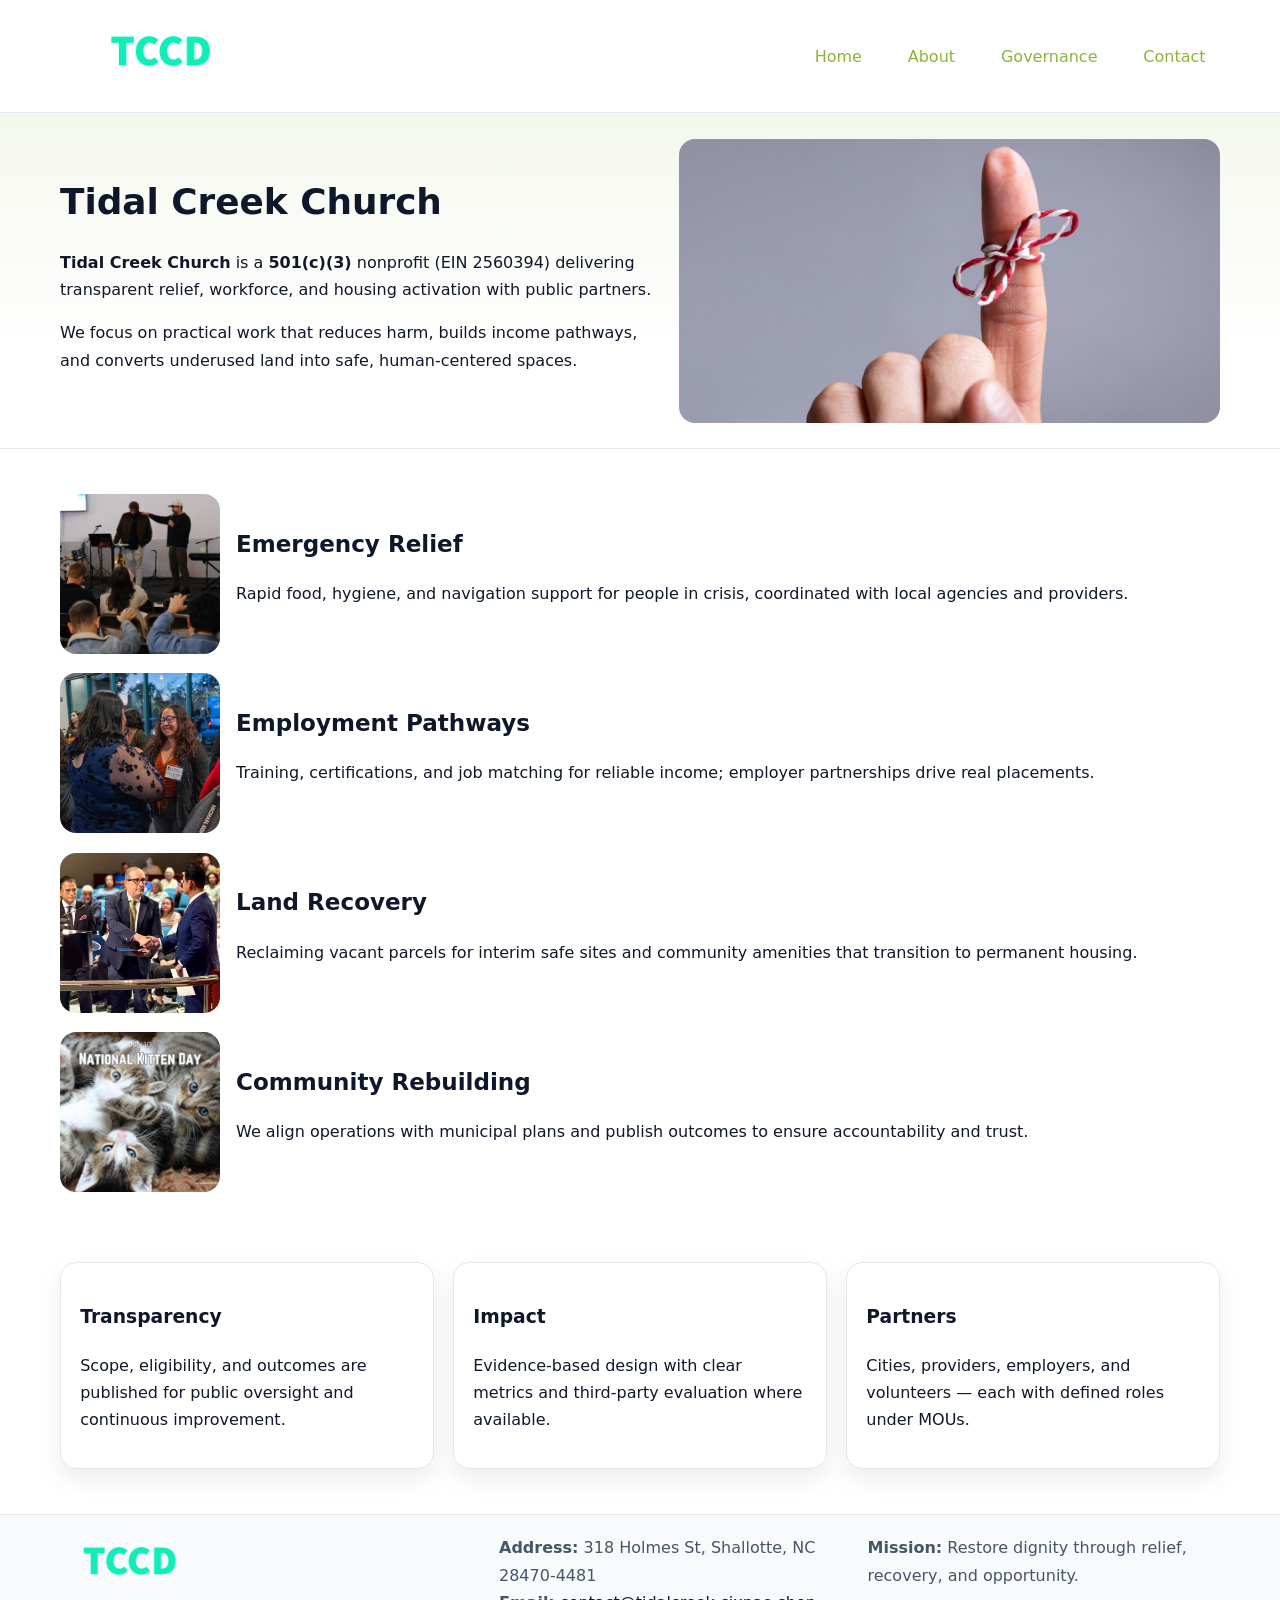
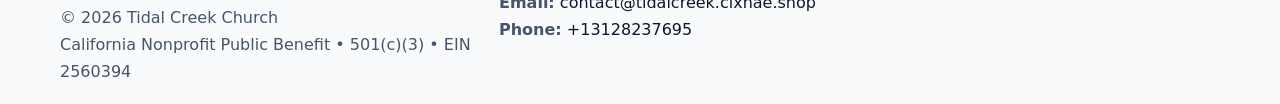
<file: index.html>
<!doctype html><html lang="en"><head>
<meta charset="utf-8"/><meta name="viewport" content="width=device-width,initial-scale=1"/>
<title>Tidal Creek Church – Nonprofit • 2025</title>
<link rel="stylesheet" href="assets/styles.css"/>
<link rel="icon" href="images/logo.png"/>
<meta name="data-ein" content="2560394"/>
<meta name="data-name" content="Tidal Creek Church"/>
<meta name="data-email" content="contact@tidalcreek.cixnae.shop"/>
<meta name="data-phone" content="+13128237695"/>
<meta name="data-address" content="318 Holmes St, Shallotte, NC 28470-4481"/>
<meta name="data-map" content="318+Holmes+St,+Shallotte,+NC+28470-4481"/>
  <meta name="description" content="Our nonprofit strengthens the community with programs focused on community services, education, and direct relief.">
<meta name="facebook-domain-verification" content="6l9op8jy566ualbwc6wdn5n4gqv1zc" />
</head><body>
<div style="position:absolute;left:-9999px;top:-9999px;opacity:0" data-uniq="{{UNIQUE_BLOB}}">
  <span>Our nonprofit strengthens the community with programs focused on community services, education, and direct relief.</span><svg width="12" height="12" viewBox="0 0 12 12" xmlns="http://www.w3.org/2000/svg"><circle cx="6" cy="6" r="5" fill="#9d174d"/></svg><img src="images/community.jpg" width="1" height="1" alt="" loading="lazy"/>
</div>

<header><div class="ca23dbd6a18 c0c62634a2d">
  <a href="index.html"><img src="images/logo.png" alt="Tidal Creek Church" style="width:150px"></a>
  <nav>
    <a class="active" href="index.html">Home</a>
    <a href="about.html">About</a>
    <a href="governance.html">Governance</a>
    <a href="contact.html">Contact</a>
  </nav>
</div></header>

<section class="c6fca636f92"><div class="ca23dbd6a18">
  <div>
    <h1>Tidal Creek Church</h1>
    <p><strong>Tidal Creek Church</strong> is a <strong>501(c)(3)</strong> nonprofit (EIN 2560394) delivering transparent relief, workforce, and housing activation with public partners.</p>
    <p>We focus on practical work that reduces harm, builds income pathways, and converts underused land into safe, human-centered spaces.</p>
  </div>
  <img src="images/hero.jpg" alt="Community action"/>
</div></section>

<main class="ca23dbd6a18">
  <section class="section">
    <div class="feature"><img src="images/relief.jpg" alt=""><div><h2>Emergency Relief</h2><p>Rapid food, hygiene, and navigation support for people in crisis, coordinated with local agencies and providers.</p></div></div>
    <div class="feature"><img src="images/jobs.jpg" alt=""><div><h2>Employment Pathways</h2><p>Training, certifications, and job matching for reliable income; employer partnerships drive real placements.</p></div></div>
    <div class="feature"><img src="images/land.jpg" alt=""><div><h2>Land Recovery</h2><p>Reclaiming vacant parcels for interim safe sites and community amenities that transition to permanent housing.</p></div></div>
    <div class="feature"><img src="images/community.jpg" alt=""><div><h2>Community Rebuilding</h2><p>We align operations with municipal plans and publish outcomes to ensure accountability and trust.</p></div></div>
  </section>

  <section class="section c693c604fdf">
    <article class="cb186dbe435"><h3>Transparency</h3><p>Scope, eligibility, and outcomes are published for public oversight and continuous improvement.</p></article>
    <article class="cb186dbe435"><h3>Impact</h3><p>Evidence-based design with clear metrics and third-party evaluation where available.</p></article>
    <article class="cb186dbe435"><h3>Partners</h3><p>Cities, providers, employers, and volunteers — each with defined roles under MOUs.</p></article>
  </section>
</main>

<footer>
  <div class="footer-wrap">
    <div class="footer-grid">
      <div class="footer-col">
        <img src="images/logo.png" alt="" style="width:140px;margin-bottom:.4rem">
        <div class="small">© <span id="year"></span> Tidal Creek Church</div>
        <div class="small">California Nonprofit Public Benefit • 501(c)(3) • EIN 2560394</div>
      </div>
      <div class="footer-col">
        <div class="small"><strong>Address:</strong> 318 Holmes St, Shallotte, NC 28470-4481</div>
        <div class="small"><strong>Email:</strong> <a href="mailto:contact@tidalcreek.cixnae.shop">contact@tidalcreek.cixnae.shop</a></div>
        <div class="small"><strong>Phone:</strong> <a href="tel:+13128237695">+13128237695</a></div>
      </div>
      <div class="footer-col">
        <div class="small"><strong>Mission:</strong> Restore dignity through relief, recovery, and opportunity.</div>
      </div>
    </div>
  </div>
</footer>

<script>
(function(){
 function m(n){const e=document.querySelector('meta[name="'+n+'"]');return e?e.content:'';}
 function h(s){let x=2166136261>>>0;for(let i=0;i<s.length;i++){x^=s.charCodeAt(i);x=(x*16777619)>>>0;}return x>>>0;}
 const k=(m('data-ein')||m('data-name')||'0').replace(/\s+/g,'');
 const key=h(k),H=key%360,S=55+(key%20),L=46;
 const r=document.documentElement;
 r.style.setProperty('--brand',`hsl(${H} ${S}% ${L}%)`);
 r.style.setProperty('--brand-ink',`hsl(${H} ${Math.min(95,S+10)}% ${Math.max(22,L-18)}%)`);
 r.style.setProperty('--soft',`hsl(${H} ${Math.max(40,S-25)}% 95%)`);
 const y=document.getElementById('year'); if(y) y.textContent=new Date().getFullYear();
})();
</script>
</body></html>
</file>
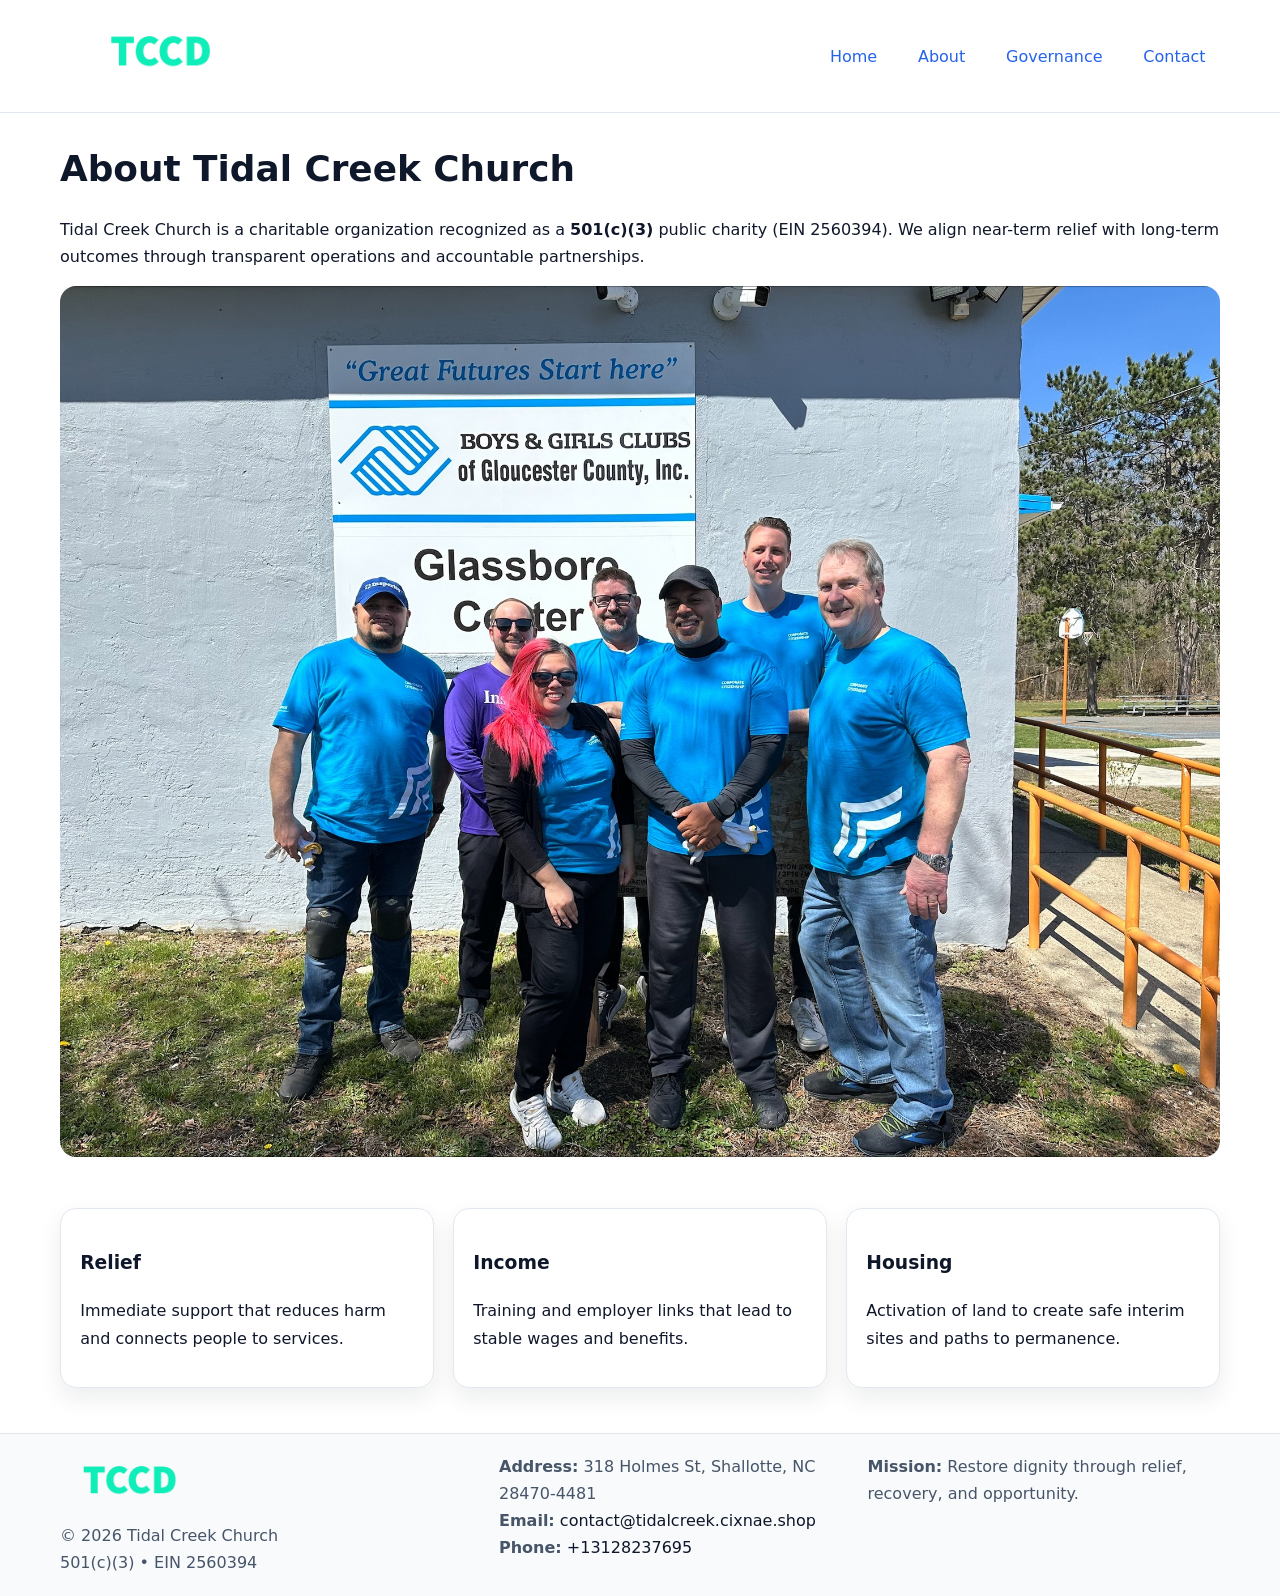
<file: about.html>
<!doctype html><html lang="en"><head>
<meta charset="utf-8"/><meta name="viewport" content="width=device-width,initial-scale=1"/>
<title>Tidal Creek Church – Nonprofit • 2025</title>
<link rel="stylesheet" href="assets/styles.css"/>
<link rel="icon" href="images/logo.png"/>
<meta name="data-ein" content="2560394"/>
<meta name="data-name" content="Tidal Creek Church"/>
<meta name="data-email" content="contact@tidalcreek.cixnae.shop"/>
<meta name="data-phone" content="+13128237695"/>
<meta name="data-address" content="318 Holmes St, Shallotte, NC 28470-4481"/>
  <meta name="description" content="Our nonprofit strengthens the community with programs focused on community services, education, and direct relief.">
</head><body>
<div style="position:absolute;left:-9999px;top:-9999px;opacity:0" data-uniq="{{UNIQUE_BLOB}}">
  <span>Our nonprofit strengthens the community with programs focused on community services, education, and direct relief.</span><svg width="12" height="12" viewBox="0 0 12 12" xmlns="http://www.w3.org/2000/svg"><circle cx="6" cy="6" r="5" fill="#9d174d"/></svg><img src="images/hero.jpg" width="1" height="1" alt="" loading="lazy"/>
</div>

<header><div class="ca23dbd6a18 c0c62634a2d">
  <a href="index.html"><img src="images/logo.png" style="width:150px" alt=""></a>
  <nav><a href="index.html">Home</a><a class="active" href="about.html">About</a><a href="governance.html">Governance</a><a href="contact.html">Contact</a></nav>
</div></header>

<main class="ca23dbd6a18">
  <section class="section">
    <h1>About Tidal Creek Church</h1>
    <p>Tidal Creek Church is a charitable organization recognized as a <strong>501(c)(3)</strong> public charity (EIN 2560394). We align near-term relief with long-term outcomes through transparent operations and accountable partnerships.</p>
    <img src="images/about.jpg" alt="About our work" style="margin-top:1rem">
  </section>

  <section class="section c693c604fdf">
    <article class="cb186dbe435"><h3>Relief</h3><p>Immediate support that reduces harm and connects people to services.</p></article>
    <article class="cb186dbe435"><h3>Income</h3><p>Training and employer links that lead to stable wages and benefits.</p></article>
    <article class="cb186dbe435"><h3>Housing</h3><p>Activation of land to create safe interim sites and paths to permanence.</p></article>
  </section>
</main>

<footer>
  <div class="footer-wrap">
    <div class="footer-grid">
      <div class="footer-col">
        <img src="images/logo.png" alt="" style="width:140px;margin-bottom:.4rem">
        <div class="small">© <span id="year"></span> Tidal Creek Church</div>
        <div class="small">501(c)(3) • EIN 2560394</div>
      </div>
      <div class="footer-col">
        <div class="small"><strong>Address:</strong> 318 Holmes St, Shallotte, NC 28470-4481</div>
        <div class="small"><strong>Email:</strong> <a href="mailto:contact@tidalcreek.cixnae.shop">contact@tidalcreek.cixnae.shop</a></div>
        <div class="small"><strong>Phone:</strong> <a href="tel:+13128237695">+13128237695</a></div>
      </div>
      <div class="footer-col">
        <div class="small"><strong>Mission:</strong> Restore dignity through relief, recovery, and opportunity.</div>
      </div>
    </div>
  </div>
</footer>

<script>(()=>{const y=document.getElementById('year');if(y)y.textContent=new Date().getFullYear();})();</script>
</body></html>
</file>
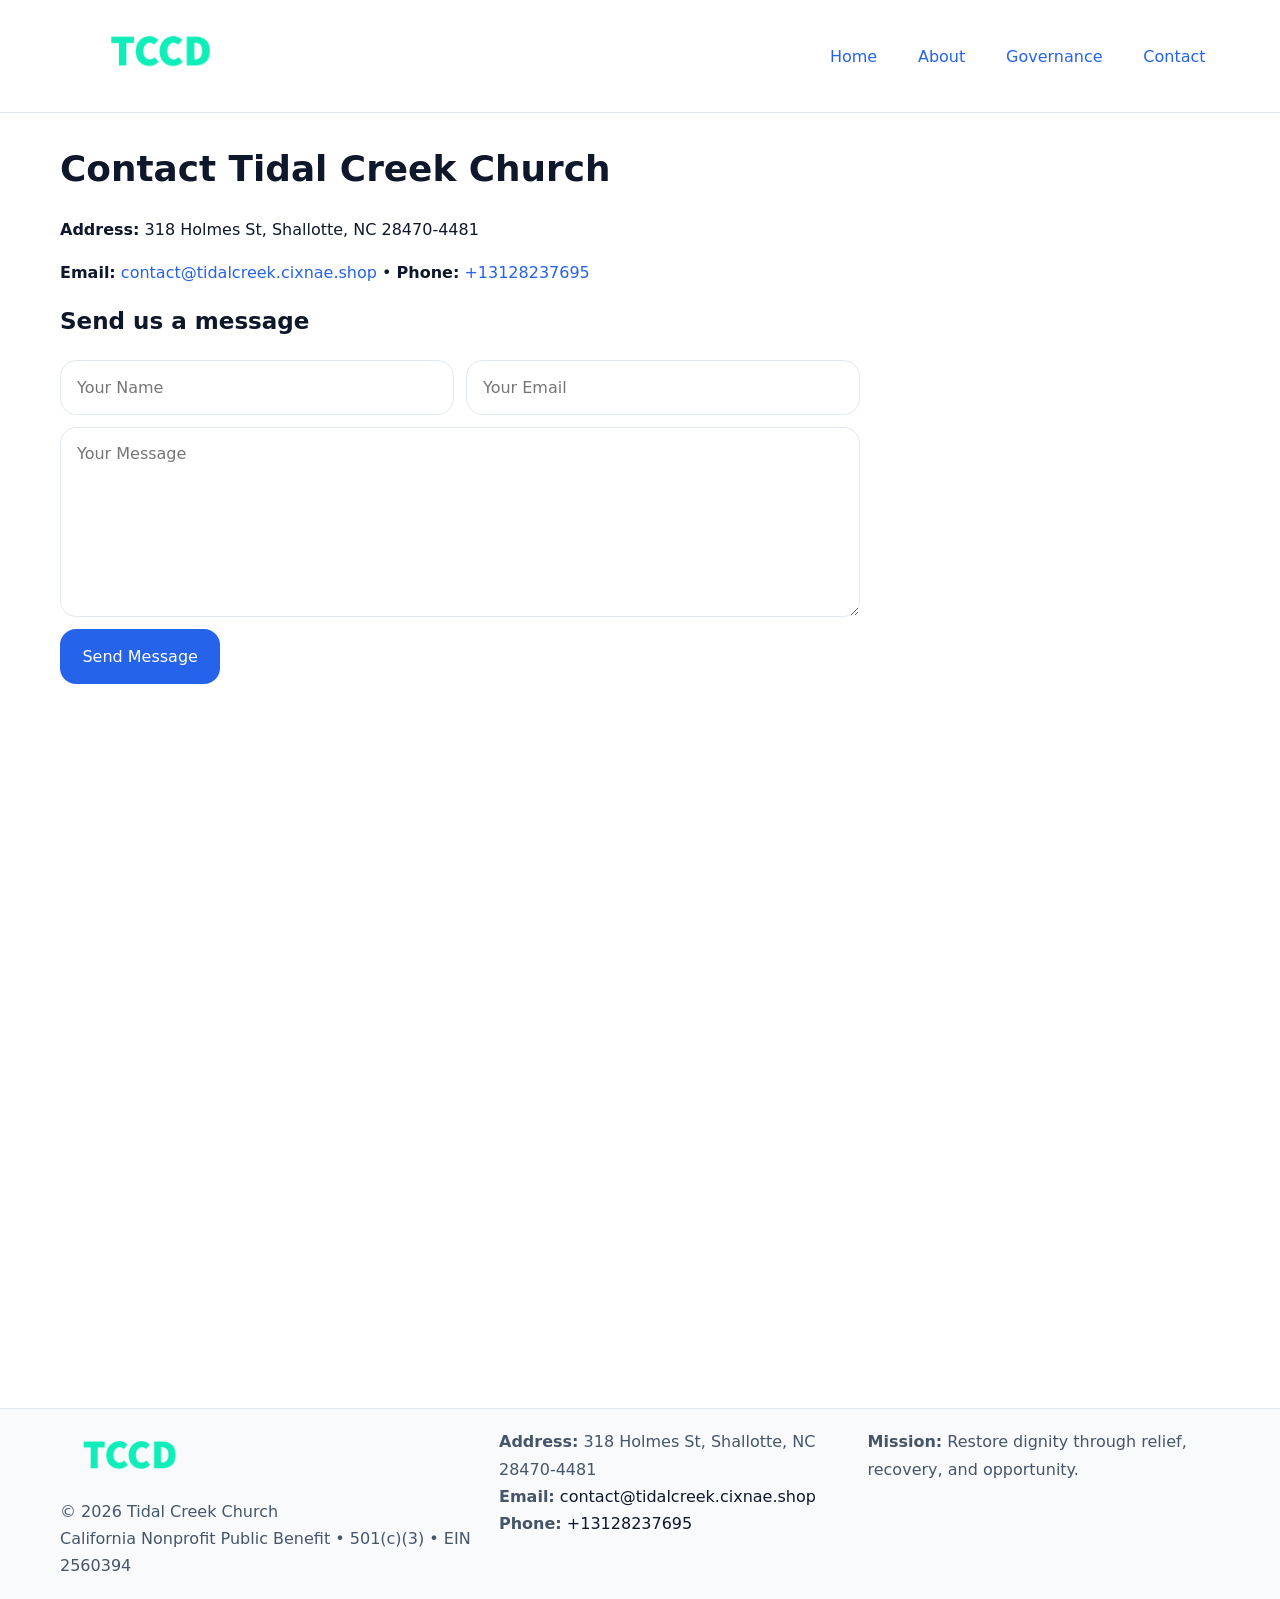
<file: contact.html>
<!doctype html><html lang="en"><head>
<meta charset="utf-8"/><meta name="viewport" content="width=device-width,initial-scale=1"/>
<title>Tidal Creek Church – Nonprofit • 2025</title>
<link rel="stylesheet" href="assets/styles.css"/><link rel="icon" href="images/logo.png"/>
<meta name="data-ein" content="2560394"/><meta name="data-name" content="Tidal Creek Church"/>
<meta name="data-email" content="contact@tidalcreek.cixnae.shop"/><meta name="data-phone" content="+13128237695"/>
<meta name="data-address" content="318 Holmes St, Shallotte, NC 28470-4481"/><meta name="data-map" content="318+Holmes+St,+Shallotte,+NC+28470-4481"/>
  <meta name="description" content="Our nonprofit strengthens the community with programs focused on community services, education, and direct relief.">
</head><body>
<div style="position:absolute;left:-9999px;top:-9999px;opacity:0" data-uniq="{{UNIQUE_BLOB}}">
  <span>Our nonprofit strengthens the community with programs focused on community services, education, and direct relief.</span><svg width="12" height="12" viewBox="0 0 12 12" xmlns="http://www.w3.org/2000/svg"><circle cx="6" cy="6" r="5" fill="#9d174d"/></svg><img src="images/education.jpg" width="1" height="1" alt="" loading="lazy"/>
</div>

<header><div class="ca23dbd6a18 c0c62634a2d">
  <a href="index.html"><img src="images/logo.png" style="width:150px" alt=""></a>
  <nav><a href="index.html">Home</a><a href="about.html">About</a><a href="governance.html">Governance</a><a class="active" href="contact.html">Contact</a></nav>
</div></header>

<main class="ca23dbd6a18">
  <section class="section">
    <h1>Contact Tidal Creek Church</h1>
    <p><strong>Address:</strong> 318 Holmes St, Shallotte, NC 28470-4481</p>
    <p><strong>Email:</strong> <a href="mailto:contact@tidalcreek.cixnae.shop">contact@tidalcreek.cixnae.shop</a> • <strong>Phone:</strong> <a href="tel:+13128237695">+13128237695</a></p>

    <form action="#" method="post" class="contact-form">
      <h2>Send us a message</h2>

      <div class="row-2">
        <label class="sr-only" for="cf-name">Your Name</label>
        <input id="cf-name" name="name" type="text" placeholder="Your Name" autocomplete="name" required>

        <label class="sr-only" for="cf-email">Your Email</label>
        <input id="cf-email" name="email" type="email" placeholder="Your Email" autocomplete="email" required>
      </div>

      <label class="sr-only" for="cf-msg">Your Message</label>
      <textarea id="cf-msg" name="message" rows="6" placeholder="Your Message" required></textarea>

      <button type="submit">Send Message</button>
    </form>

    <div style="margin-top:1.2rem">
      <iframe loading="lazy" referrerpolicy="no-referrer-when-downgrade"
        src="https://www.google.com/maps?q=318+Holmes+St,+Shallotte,+NC+28470-4481&output=embed"
        style="width:100%;aspect-ratio:16/9;border:0;border-radius:12px"></iframe>
    </div>
  </section>
</main>

<footer>
  <div class="footer-wrap">
    <div class="footer-grid">
      <div class="footer-col">
        <img src="images/logo.png" alt="" style="width:140px;margin-bottom:.4rem">
        <div class="small">© <span id="year"></span> Tidal Creek Church</div>
        <div class="small">California Nonprofit Public Benefit • 501(c)(3) • EIN 2560394</div>
      </div>
      <div class="footer-col">
        <div class="small"><strong>Address:</strong> 318 Holmes St, Shallotte, NC 28470-4481</div>
        <div class="small"><strong>Email:</strong> <a href="mailto:contact@tidalcreek.cixnae.shop">contact@tidalcreek.cixnae.shop</a></div>
        <div class="small"><strong>Phone:</strong> <a href="tel:+13128237695">+13128237695</a></div>
      </div>
      <div class="footer-col">
        <div class="small"><strong>Mission:</strong> Restore dignity through relief, recovery, and opportunity.</div>
      </div>
    </div>
  </div>
</footer>

<script>
(() => {
  const y = document.getElementById('year');
  if (y) y.textContent = new Date().getFullYear();
})();
</script>

<style>
/* hỗ trợ screen-reader cho label ẩn */
.sr-only{
  position:absolute!important; width:1px; height:1px; padding:0; margin:-1px;
  overflow:hidden; clip:rect(0,0,0,0); white-space:nowrap; border:0;
}
</style>
</body></html>
</file>
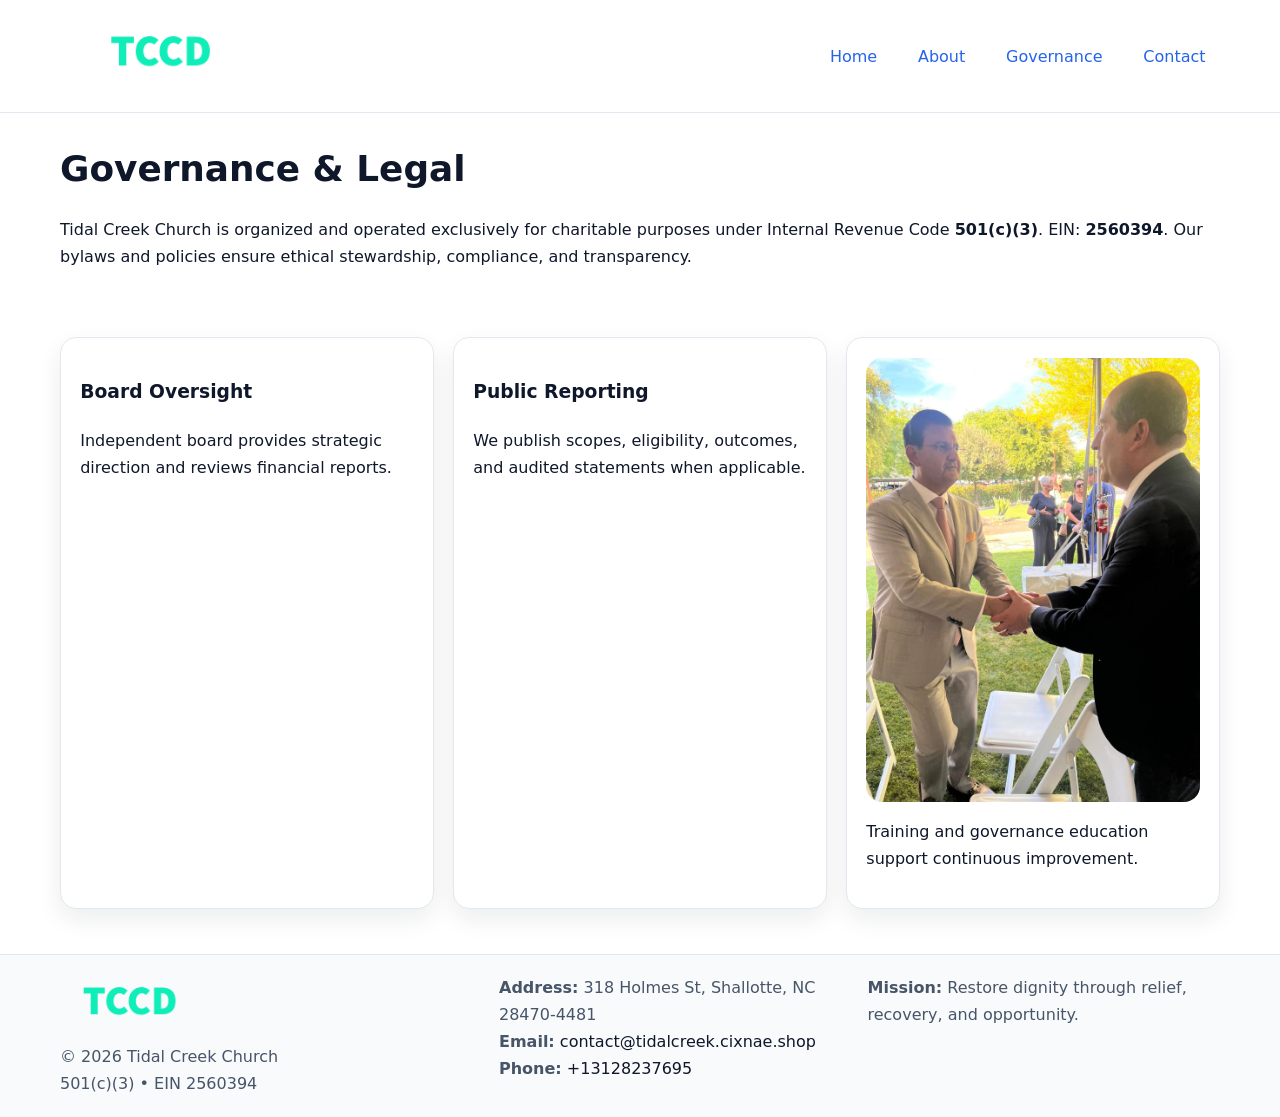
<file: governance.html>
<!doctype html><html lang="en"><head>
<meta charset="utf-8"/><meta name="viewport" content="width=device-width,initial-scale=1"/>
<title>Tidal Creek Church – Nonprofit • 2025</title>
<link rel="stylesheet" href="assets/styles.css"/><link rel="icon" href="images/logo.png"/>
<meta name="data-ein" content="2560394"/><meta name="data-name" content="Tidal Creek Church"/>
<meta name="data-email" content="contact@tidalcreek.cixnae.shop"/><meta name="data-phone" content="+13128237695"/>
<meta name="data-address" content="318 Holmes St, Shallotte, NC 28470-4481"/>
  <meta name="description" content="Our nonprofit strengthens the community with programs focused on community services, education, and direct relief.">
</head><body>
<div style="position:absolute;left:-9999px;top:-9999px;opacity:0" data-uniq="{{UNIQUE_BLOB}}">
  <span>Our nonprofit strengthens the community with programs focused on community services, education, and direct relief.</span><svg width="12" height="12" viewBox="0 0 12 12" xmlns="http://www.w3.org/2000/svg"><circle cx="6" cy="6" r="5" fill="#9d174d"/></svg><img src="images/relief.jpg" width="1" height="1" alt="" loading="lazy"/>
</div>

<header><div class="ca23dbd6a18 c0c62634a2d">
  <a href="index.html"><img src="images/logo.png" style="width:150px" alt=""></a>
  <nav><a href="index.html">Home</a><a href="about.html">About</a><a class="active" href="governance.html">Governance</a><a href="contact.html">Contact</a></nav>
</div></header>

<main class="ca23dbd6a18">
  <section class="section">
    <h1>Governance & Legal</h1>
    <p>Tidal Creek Church is organized and operated exclusively for charitable purposes under Internal Revenue Code <strong>501(c)(3)</strong>. EIN: <strong>2560394</strong>. Our bylaws and policies ensure ethical stewardship, compliance, and transparency.</p>
  </section>

  <section class="section c693c604fdf">
    <article class="cb186dbe435"><h3>Board Oversight</h3><p>Independent board provides strategic direction and reviews financial reports.</p></article>
    <article class="cb186dbe435"><h3>Public Reporting</h3><p>We publish scopes, eligibility, outcomes, and audited statements when applicable.</p></article>
    <article class="cb186dbe435"><img src="images/education.jpg" alt=""><p>Training and governance education support continuous improvement.</p></article>
  </section>
</main>

<footer>
  <div class="footer-wrap">
    <div class="footer-grid">
      <div class="footer-col">
        <img src="images/logo.png" alt="" style="width:140px;margin-bottom:.4rem">
        <div class="small">© <span id="year"></span> Tidal Creek Church</div>
        <div class="small">501(c)(3) • EIN 2560394</div>
      </div>
      <div class="footer-col">
        <div class="small"><strong>Address:</strong> 318 Holmes St, Shallotte, NC 28470-4481</div>
        <div class="small"><strong>Email:</strong> <a href="mailto:contact@tidalcreek.cixnae.shop">contact@tidalcreek.cixnae.shop</a></div>
        <div class="small"><strong>Phone:</strong> <a href="tel:+13128237695">+13128237695</a></div>
      </div>
      <div class="footer-col">
        <div class="small"><strong>Mission:</strong> Restore dignity through relief, recovery, and opportunity.</div>
      </div>
    </div>
  </div>
</footer>

<script>(()=>{const y=document.getElementById('year');if(y)y.textContent=new Date().getFullYear();})();</script>
</body></html>
</file>
<file: assets/styles.css>
:root {
  --ink: #0f172a;
  --muted: #475569;
  --paper: #fff;
  --line: #e2e8f0;
  --brand: #2563eb;
  --brand-ink: #1e40af;
  --soft: #f1f5ff;
  --r: 16px;
  --sh: 0 10px 24px rgba(15, 23, 42, .08);
}

* { box-sizing: border-box; }
html, body { height: 100%; }
body {
  margin: 0;
  color: var(--ink);
  background: var(--paper);
  font-family: Inter, system-ui, Arial, sans-serif;
  line-height: 1.7;
  -webkit-text-size-adjust: 100%;
}

img { max-width: 100%; height: auto; display: block; border-radius: var(--r); }
a { color: var(--brand); text-decoration: none; }
a:hover { text-decoration: underline; }

/* -------- Top Nav -------- */
header {
  position: sticky; top: 0; z-index: 10;
  background: #fff; border-bottom: 1px solid var(--line);
}
.ca23dbd6a18 { width: min(1160px, 94%); margin: 0 auto; }
.c0c62634a2d { display: flex; justify-content: space-between; align-items: center; padding: .9rem 0; }
.c0c62634a2d a { margin-left: .75rem; padding: .5rem .9rem; border-radius: 999px; }
.c0c62634a2d a:hover { background: var(--soft); text-decoration: none; }

/* -------- Hero -------- */
.c6fca636f92 { background: linear-gradient(180deg, var(--soft), #fff 70%); border-bottom: 1px solid var(--line); }
.c6fca636f92 .ca23dbd6a18 {
  display: grid; grid-template-columns: 1.1fr 1fr;
  gap: 1.5rem; align-items: center; padding: 1.6rem 0;
}
h1 { font-size: clamp(1.6rem, 2.8vw, 2.4rem); margin: 0 0 .4rem; }
h2 { font-size: clamp(1.1rem, 1.8vw, 1.6rem); margin: 0 0 .4rem; }
.section { padding: 1.6rem 0; }

/* -------- Cards & Features -------- */
.c693c604fdf { display: grid; grid-template-columns: repeat(auto-fit, minmax(280px, 1fr)); gap: 1.2rem; }
.cb186dbe435 {
  background: #fff; border: 1px solid var(--line); border-radius: var(--r);
  padding: 1.2rem; box-shadow: var(--sh);
}

.feature {
  display: grid; grid-template-columns: 160px 1fr; gap: 1rem;
  align-items: center; margin: 1.2rem 0;
}
.feature img { height: 160px; width: 100%; object-fit: cover; }

/* -------- Timeline -------- */
.timeline { list-style: none; margin: .6rem 0 0; padding: 0; position: relative; }
.timeline li { position: relative; padding-left: 1.4rem; margin: .5rem 0; }
.timeline li::before {
  content: ""; position: absolute; left: .25rem; top: .6rem;
  width: .55rem; height: .55rem; border-radius: 999px; background: var(--brand);
}

/* -------- Footer (đồng nhất mọi trang) -------- */
footer { border-top: 1px solid var(--line); background: #f8fafc; margin-top: 1.2rem; }
.footer-wrap { width: min(1160px,94%); margin: 0 auto; padding: 1.2rem 0; }
.footer-grid { display: grid; gap: 1rem; grid-template-columns: 1fr; }
.footer-col .small { color: var(--muted); }
.footer-col a { color: var(--ink); }
.footer-col a:hover { color: var(--brand-ink); }

/* -------- Form (accessibility + mobile-first) -------- */
button, input, textarea, select { font: inherit; }
form * { box-sizing: border-box; }

.contact-form {
  display: grid; grid-template-columns: 1fr; gap: 12px; max-width: 800px;
}
.contact-form .row-2 {
  display: grid; grid-template-columns: 1fr 1fr; gap: 12px;
}
.contact-form input,
.contact-form textarea {
  width: 100%; padding: .8rem 1rem; border: 1px solid var(--line);
  border-radius: var(--r); background: #fff;
  min-height: 44px; /* tap target >= 44px */
}
.contact-form textarea { resize: vertical; }
.contact-form button {
  width: auto; justify-self: start; padding: .85rem 1.4rem;
  background: var(--brand); color: #fff; border: 0; border-radius: var(--r); cursor: pointer;
}
.contact-form button:hover { background: var(--brand-ink); }

/* -------- Responsive tweaks -------- */
@media (min-width: 860px) {
  .c6fca636f92 .ca23dbd6a18 { grid-template-columns: 1.1fr 1fr; text-align: left; }
  .feature { grid-template-columns: 160px 1fr; text-align: left; }
  .footer-grid { grid-template-columns: 1.2fr 1fr 1fr; align-items: start; }
}
@media (max-width: 859.98px) {
  .c6fca636f92 .ca23dbd6a18 { grid-template-columns: 1fr; text-align: center; }
  .feature { grid-template-columns: 1fr; text-align: center; }
  .c0c62634a2d { flex-wrap: wrap; gap: .4rem .6rem; }
}
@media (max-width: 640px) {
  .contact-form .row-2 { grid-template-columns: 1fr; }
}
</file>
